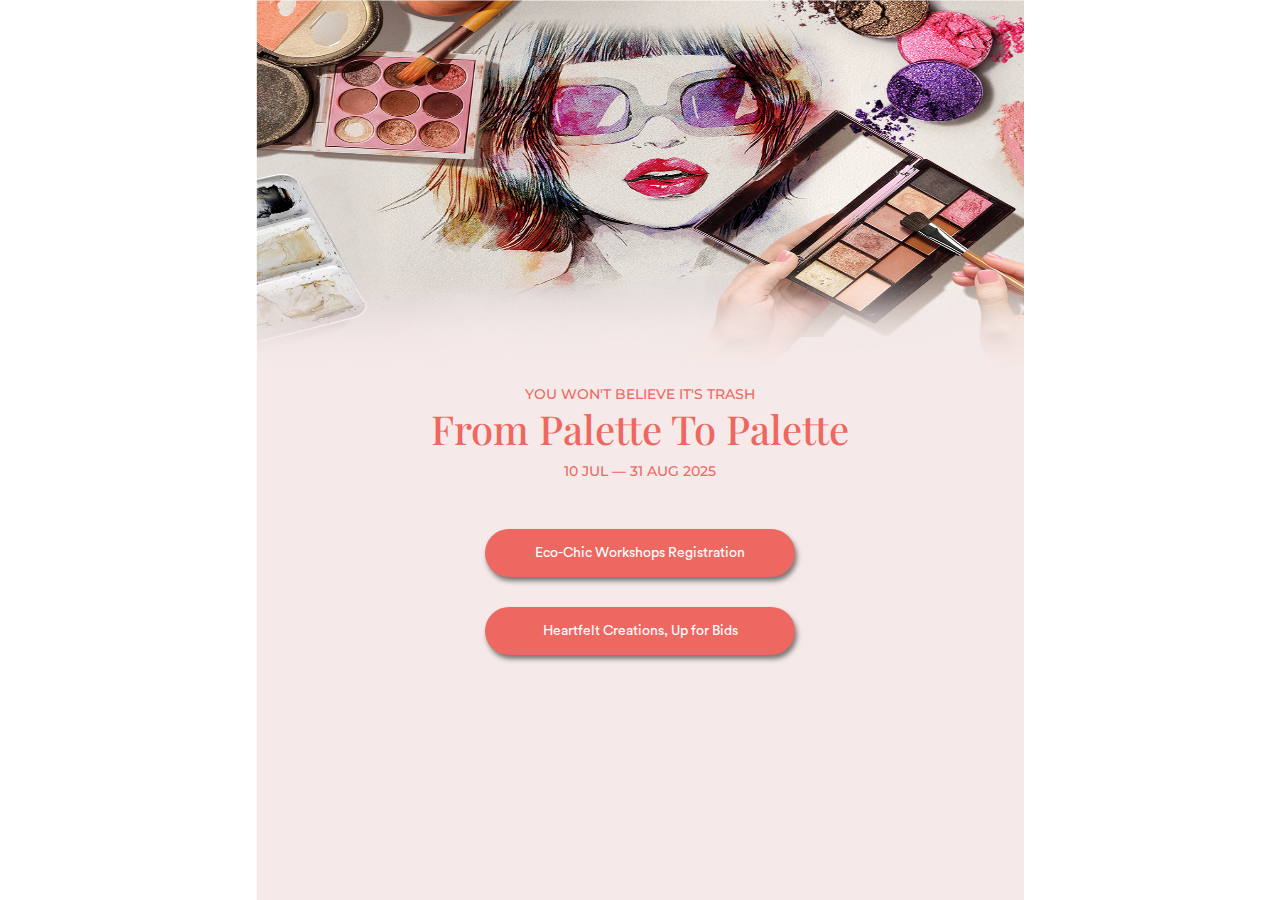
<file: index.html>
<!DOCTYPE html>
<html lang="en">
<head>
    <meta charset="UTF-8">
    <meta name="viewport" content="width=device-width, initial-scale=1.0, maximum-scale=1.0, user-scalable=no">
    <title>WorkShop</title>
    <!-- --bootstrap -->
     <link rel="stylesheet" href="assets/css/bootstrap.min.css"/>
    <!-- --fonts-- -->
    <link rel="stylesheet" href="assets/css/fonts.css">
    <!-- --style-- -->
    <link rel="stylesheet" href="assets/css/style.css"/>
<link href="https://fonts.googleapis.com/css2?family=Montserrat:wght@400;500;600;700&display=swap" rel="stylesheet">

</head>
<body>
     <div class="main home-bg">
        <section class="home-page">
            <div class="container">
                <div class="home-title">
                    <div class="home-info">
                        <h4>YOU WON'T BELIEVE IT'S TRASH</h4>
                        <h1>From Palette To Palette</h1>
                        <h4>10 JUL — 31 AUG 2025</h4>
                    </div>
                    <div class="home-btn-info">
                       <a href="tnc.html"><button class="common-btn">Eco-Chic Workshops Registration</button></a> 
                        <a href="javascript:void(0);"><button class="common-btn">Heartfelt Creations, Up for Bids</button></a>
                    </div>
                </div>
            </div>
        </section>
    </div>
    <script src="assets/js/bootstrap.bundle.min.js"></script>
</body>
</html>
</file>
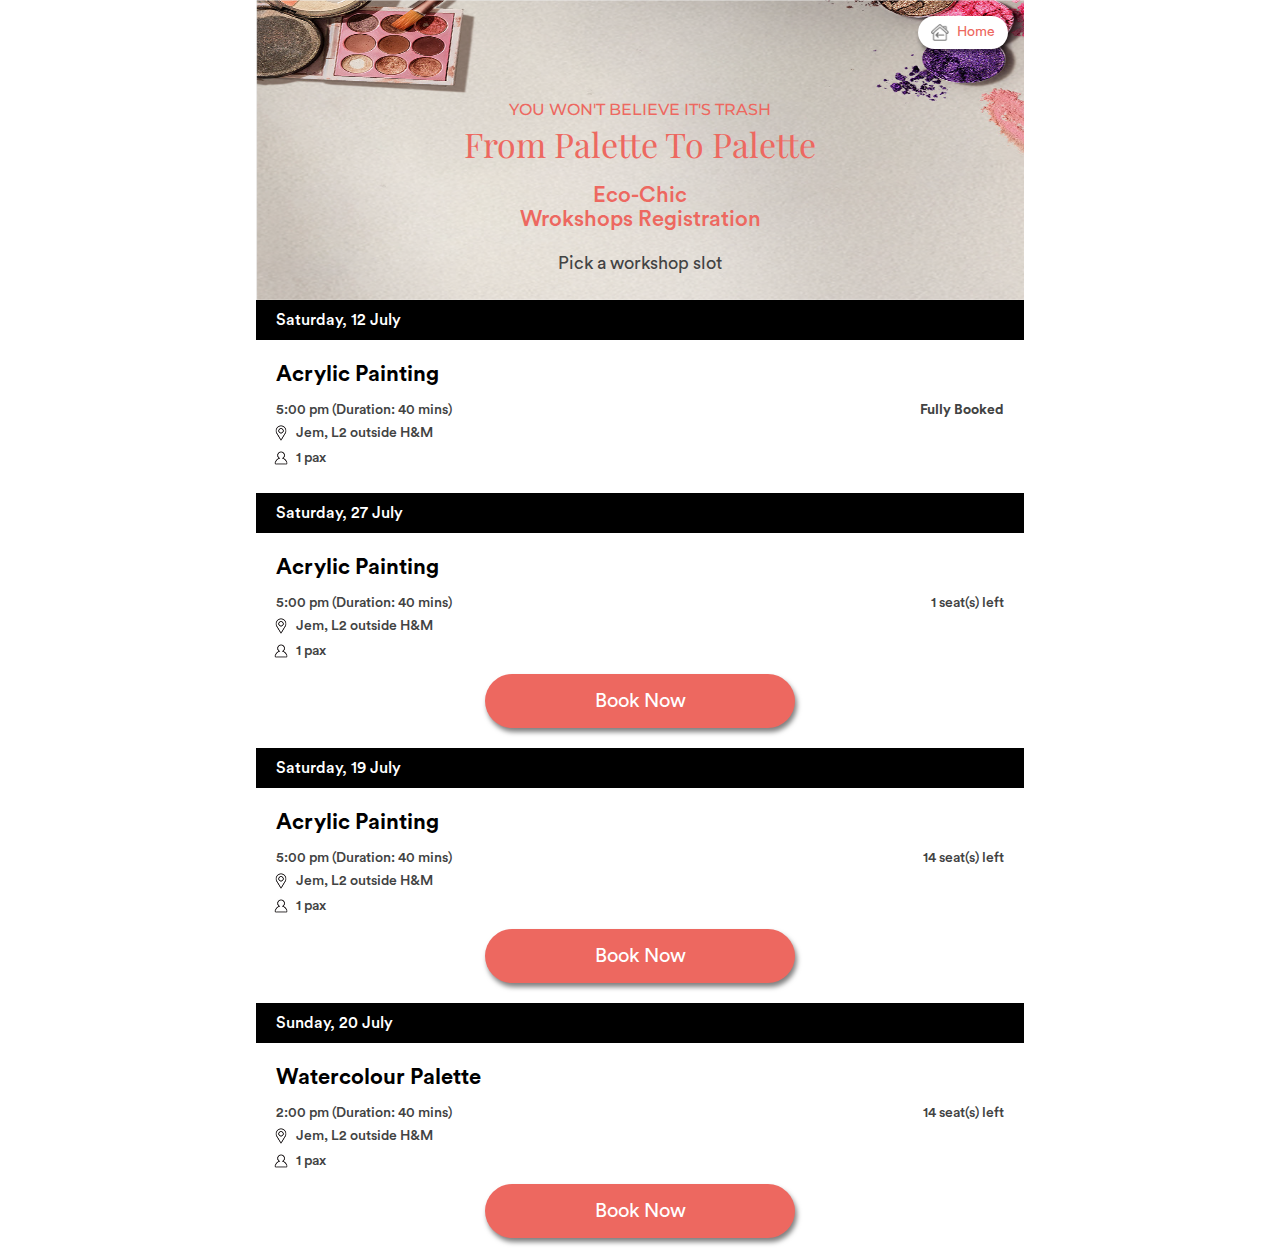
<file: book-slot-jem.html>
<!DOCTYPE html>
<html lang="en">
<head>
    <meta charset="UTF-8">
    <meta name="viewport" content="width=device-width, initial-scale=1.0, maximum-scale=1.0, user-scalable=no">
       <title>WorkShop</title>
       <!-- --bootstrap -->
     <link rel="stylesheet" href="assets/css/bootstrap.min.css"/>
    <!-- --fonts-- -->
    <link rel="stylesheet" href="assets/css/fonts.css">
    <!-- --style-- -->
    <link rel="stylesheet" href="assets/css/style.css"/>
</head>
<body>
      <div class="main">
        <div class="top-nav inc-nav">
           <a href="index.html"><button><img src="assets/image/home-icon.png" alt=""/> Home</button></a>
        </div>
        <section class="pick-sec">
            <div class="mywork-info">
                  <div class="container">
                    <div class="tnc-title">
                         <h4>YOU WON'T BELIEVE IT'S TRASH</h4>
                          <h1>From Palette To Palette</h1>
                          <h2>Eco-Chic <br/> Wrokshops Registration</h2>
                          <div class="para">Pick a workshop slot</div>
                   </div>
                </div>
            </div>
             <div class="bookslot-info">
                     <div class="bookslot-title">Saturday, 12 July</div>
                     <div class="slot-info">
                        <h3>Acrylic Painting</h3>
                        <div class="d-flex justify-content-between"><p>5:00 pm (Duration: 40 mins)</p> <p><strong>Fully Booked</strong></p></div>
                        <ul class="slot-list">
                            <li><img src="assets/image/Map.png" alt=""/> <span>Jem, L2 outside H&M</span></li>
                            <li><img src="assets/image/profile.png" alt=""/> <span>1 pax</span></li>
                        </ul>
                     </div>
            </div>
             <div class="bookslot-info">
                     <div class="bookslot-title">Saturday, 27 July</div>
                     <div class="slot-info">
                        <h3>Acrylic Painting</h3>
                        <div class="d-flex justify-content-between"><p>5:00 pm (Duration: 40 mins)</p> <p>1 seat(s) left</p></div>
                        <ul class="slot-list">
                            <li><img src="assets/image/Map.png" alt=""/> <span>Jem, L2 outside H&M</span></li>
                            <li><img src="assets/image/profile.png" alt=""/> <span>1 pax</span></li>
                        </ul>
                        <div class="text-center">
                            <button class="common-btn mt-2 book-btn"  data-bs-toggle="modal" data-bs-target="#slotModal">Book Now</button>
                        </div>
                     </div>
            </div>
             <div class="bookslot-info">
                     <div class="bookslot-title">Saturday, 19 July</div>
                     <div class="slot-info">
                        <h3>Acrylic Painting</h3>
                        <div class="d-flex justify-content-between"><p>5:00 pm (Duration: 40 mins)</p> <p>14 seat(s) left</p></div>
                        <ul class="slot-list">
                            <li><img src="assets/image/Map.png" alt=""/> <span>Jem, L2 outside H&M</span></li>
                            <li><img src="assets/image/profile.png" alt=""/> <span>1 pax</span></li>
                        </ul>
                        <div class="text-center">
                            <button class="common-btn mt-2 book-btn">Book Now</button>
                        </div>
                     </div>
            </div>
             <div class="bookslot-info">
                     <div class="bookslot-title">Sunday, 20 July</div>
                     <div class="slot-info">
                        <h3>Watercolour Palette</h3>
                        <div class="d-flex justify-content-between"><p>2:00 pm (Duration: 40 mins)</p> <p>14 seat(s) left</p></div>
                        <ul class="slot-list">
                            <li><img src="assets/image/Map.png" alt=""/> <span>Jem, L2 outside H&M</span></li>
                            <li><img src="assets/image/profile.png" alt=""/> <span>1 pax</span></li>
                        </ul>
                        <div class="text-center">
                            <button class="common-btn mt-2 book-btn">Book Now</button>
                        </div>
                     </div>
            </div>
        </section>
      </div>

      <!-- --book slot modal start -->
     <div class="modal fade"  id="slotModal" data-bs-backdrop="static" data-bs-keyboard="false" tabindex="-1" aria-labelledby="slotModalLabel" aria-hidden="true">
  <div class="modal-dialog modal-dialog-centered">
    <div class="modal-content">
      <div class="modal-body">
         <div class="my-work-data py-4 px-2" >
                     <h2>Acrylic Painting</h2>
                     <ul class="work-list">
                        <li>
                            <div class="worklist-info"><img src="assets/image/calendar.png" alt=""/><span>Sat, 26 July</span></div>
                            <div  class="worklist-info"><img src="assets/image/clock.png" alt=""/><span>2:00 pm (Duration: 40 mins)</span></div>
                        </li>
                        <li>
                            <div  class="worklist-info"><img src="assets/image/Map.png" alt=""/><span>Parkway Parade, Basement Airwell 1</span></div>
                        </li>
                        <li>
                            <div  class="worklist-info"><img src="assets/image/profile.png" alt=""/><span>1 pax</span></div>
                        </li>
                     </ul>
          </div>
           <div class="artmodal-btn">
                        <a href="javascript:void(0);" class="token-btn" class="btn-close" data-bs-dismiss="modal" aria-label="Close">Cancel</a>
                    <a href="javascript:void(0);" class="proceed-btn" data-bs-toggle="modal" data-bs-target="#slotConfirmedModal">Confirm Booking</a>
                        </div>
      </div>
    </div>
  </div>
      </div>

      <!-- --book slot modal end -->
      <!-- --book confirmed modal start -->
     <div class="modal fade"  id="slotConfirmedModal" data-bs-backdrop="static" data-bs-keyboard="false" tabindex="-1" aria-labelledby="slotConfirmedModalLabel" aria-hidden="true">
  <div class="modal-dialog modal-dialog-centered">
    <div class="modal-content border-0 rounded-4">
      <div class="modal-body">
         <div class="book-confirm-modal">
            <img src="assets/image/right.png" alt=""/>
            <h2 class="book-head">Your booking is confirmed</h2>
            <p class="para">Workshop pass will be credited into your in-app
            wallet within 24 hours. Please check your in-app
            wallet to view your workshop pass details.</p>
            <p class="para">Please arrive 5 minutes before the start time.
            Participants who arrive 10 minutes after the start
            time will not be allowed to enter.</p>
         </div>
            <div class="my-work-data py-3 bg-pink" >
                     <h2>Watercolour Palette</h2>
                     <ul class="work-list">
                        <li>
                            <div class="worklist-info"><img src="assets/image/calendar.png" alt=""/><span>Sun, 13 July</span></div>
                            <div  class="worklist-info"><img src="assets/image/clock.png" alt=""/><span>2:00 pm (Duration: 40 mins)</span></div>
                        </li>
                        <li>
                            <div  class="worklist-info"><img src="assets/image/Map.png" alt=""/><span>Jem, L2 outside H&M</span></div>
                        </li>
                        <li>
                            <div  class="worklist-info"><img src="assets/image/profile.png" alt=""/><span>1 pax</span></div>
                        </li>
                     </ul>
          </div>
          <div class="enquir-para">
            <p>For enquiries, please contact our</p>
            <p>Customer Support Team at 6850 5002</p>
            <p>Operating Hours: 9am - 6pm, Mon - Fri (excluding PH) or email to enquiries@member.lendleaseplus.com</p>
          </div>
          <div class="text-center">
             <a href="tnc.html"><button class="common-btn">Done</button></a> 
          </div>
      </div>
    </div>
  </div>
      </div>
      <!-- --book confirmed modal end -->

       <script src="assets/js/bootstrap.bundle.min.js"></script>
</html>
</file>
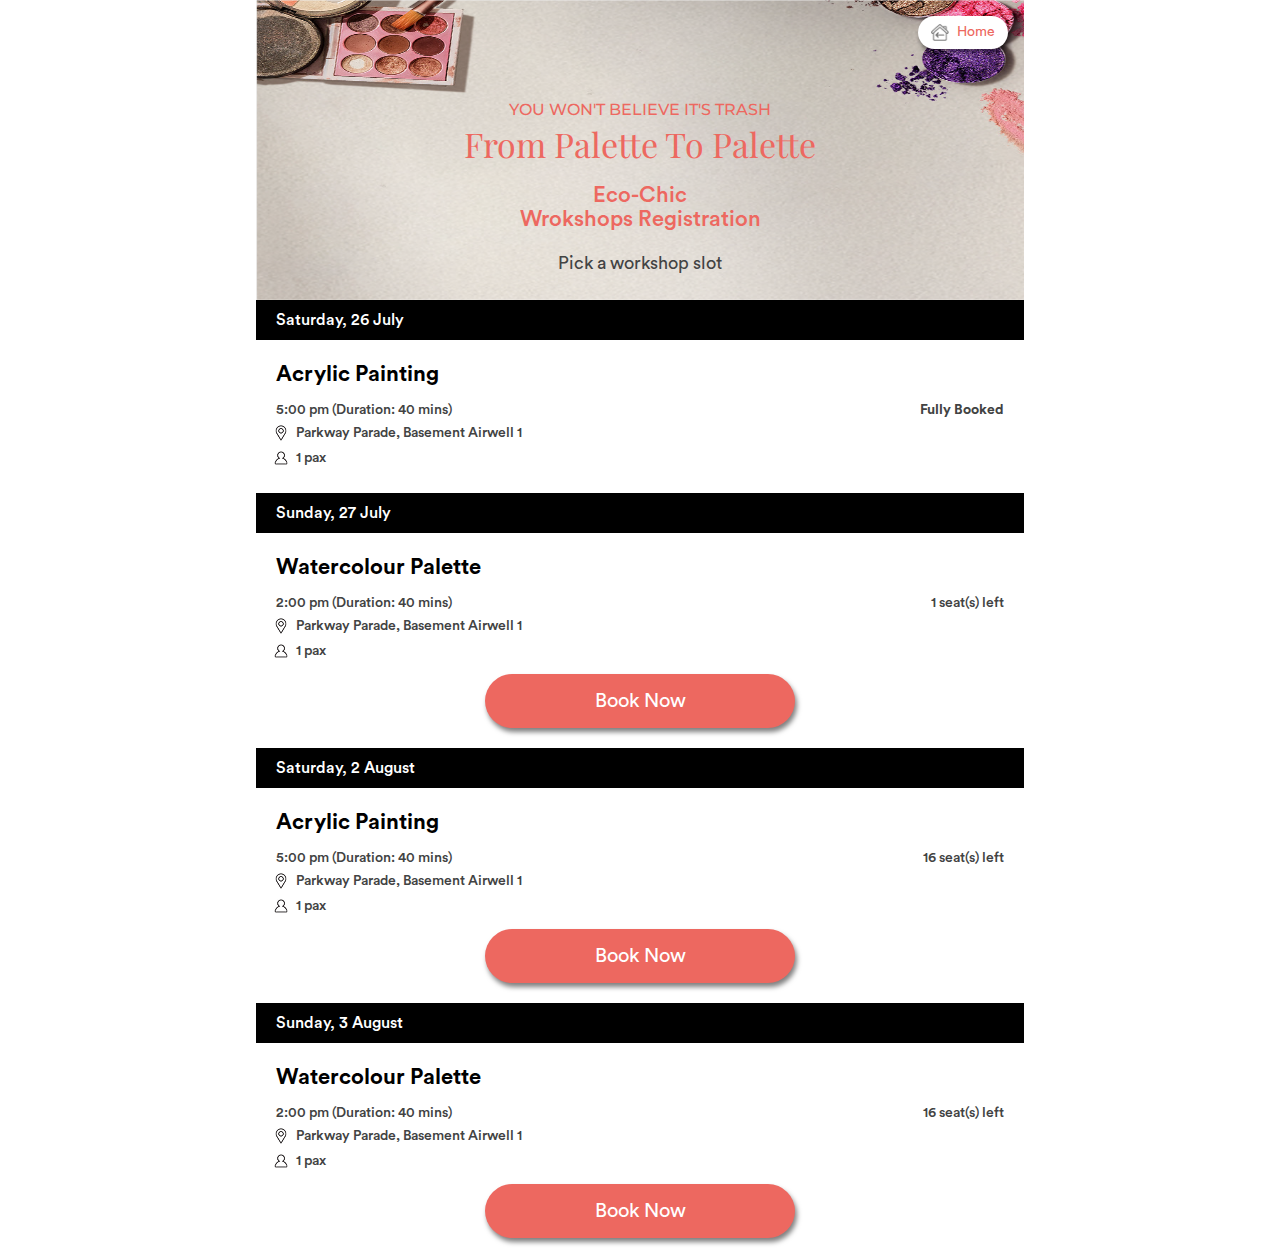
<file: book-slot-pp.html>
<!DOCTYPE html>
<html lang="en">
<head>
    <meta charset="UTF-8">
    <meta name="viewport" content="width=device-width, initial-scale=1.0, maximum-scale=1.0, user-scalable=no">
       <title>WorkShop</title>
       <!-- --bootstrap -->
     <link rel="stylesheet" href="assets/css/bootstrap.min.css"/>
    <!-- --fonts-- -->
    <link rel="stylesheet" href="assets/css/fonts.css">
    <!-- --style-- -->
    <link rel="stylesheet" href="assets/css/style.css"/>
</head>
<body>
      <div class="main">
        <div class="top-nav inc-nav">
           <a href="index.html"><button><img src="assets/image/home-icon.png" alt=""/> Home</button></a>
        </div>
        <section class="pick-sec">
            <div class="mywork-info">
                  <div class="container">
                    <div class="tnc-title">
                         <h4>YOU WON'T BELIEVE IT'S TRASH</h4>
                          <h1>From Palette To Palette</h1>
                          <h2>Eco-Chic <br/> Wrokshops Registration</h2>
                          <div class="para">Pick a workshop slot</div>
                   </div>
                </div>
            </div>
             <div class="bookslot-info">
                     <div class="bookslot-title">Saturday, 26 July</div>
                     <div class="slot-info">
                        <h3>Acrylic Painting</h3>
                        <div class="d-flex justify-content-between"><p>5:00 pm (Duration: 40 mins)</p> <p><strong>Fully Booked</strong></p></div>
                        <ul class="slot-list">
                            <li><img src="assets/image/Map.png" alt=""/> <span>Parkway Parade, Basement Airwell 1</span></li>
                            <li><img src="assets/image/profile.png" alt=""/> <span>1 pax</span></li>
                        </ul>
                     </div>
            </div>
             <div class="bookslot-info">
                     <div class="bookslot-title">Sunday, 27 July</div>
                     <div class="slot-info">
                        <h3>Watercolour Palette</h3>
                        <div class="d-flex justify-content-between"><p>2:00 pm (Duration: 40 mins)</p> <p>1 seat(s) left</p></div>
                        <ul class="slot-list">
                            <li><img src="assets/image/Map.png" alt=""/> <span>Parkway Parade, Basement Airwell 1</span></li>
                            <li><img src="assets/image/profile.png" alt=""/> <span>1 pax</span></li>
                        </ul>
                        <div class="text-center">
                            <button class="common-btn mt-2 book-btn" data-bs-toggle="modal" data-bs-target="#slotPPModal">Book Now</button>
                        </div>
                     </div>
            </div>
             <div class="bookslot-info">
                     <div class="bookslot-title">Saturday, 2 August</div>
                     <div class="slot-info">
                        <h3>Acrylic Painting</h3>
                        <div class="d-flex justify-content-between"><p>5:00 pm (Duration: 40 mins)</p> <p>16 seat(s) left</p></div>
                        <ul class="slot-list">
                            <li><img src="assets/image/Map.png" alt=""/> <span>Parkway Parade, Basement Airwell 1</span></li>
                            <li><img src="assets/image/profile.png" alt=""/> <span>1 pax</span></li>
                        </ul>
                        <div class="text-center">
                            <button class="common-btn mt-2 book-btn">Book Now</button>
                        </div>
                     </div>
            </div>
             <div class="bookslot-info">
                     <div class="bookslot-title">Sunday, 3 August</div>
                     <div class="slot-info">
                        <h3>Watercolour Palette</h3>
                        <div class="d-flex justify-content-between"><p>2:00 pm (Duration: 40 mins)</p> <p>16 seat(s) left</p></div>
                        <ul class="slot-list">
                            <li><img src="assets/image/Map.png" alt=""/> <span>Parkway Parade, Basement Airwell 1</span></li>
                            <li><img src="assets/image/profile.png" alt=""/> <span>1 pax</span></li>
                        </ul>
                        <div class="text-center">
                            <button class="common-btn mt-2 book-btn">Book Now</button>
                        </div>
                     </div>
            </div>
        </section>
      </div>

        <!-- --book slot modal start -->
     <div class="modal fade"  id="slotPPModal" data-bs-backdrop="static" data-bs-keyboard="false" tabindex="-1" aria-labelledby="slotPPModalLabel" aria-hidden="true">
  <div class="modal-dialog modal-dialog-centered">
    <div class="modal-content">
      <div class="modal-body">
         <div class="my-work-data py-4 px-2" >
                     <h2>Acrylic Painting</h2>
                     <ul class="work-list">
                        <li>
                            <div class="worklist-info"><img src="assets/image/calendar.png" alt=""/><span>Sat, 26 July</span></div>
                            <div  class="worklist-info"><img src="assets/image/clock.png" alt=""/><span>2:00 pm (Duration: 40 mins)</span></div>
                        </li>
                        <li>
                            <div  class="worklist-info"><img src="assets/image/Map.png" alt=""/><span>Parkway Parade, Basement Airwell 1</span></div>
                        </li>
                        <li>
                            <div  class="worklist-info"><img src="assets/image/profile.png" alt=""/><span>1 pax</span></div>
                        </li>
                     </ul>
          </div>
           <div class="artmodal-btn">
                        <a href="javascript:void(0);" class="token-btn" class="btn-close" data-bs-dismiss="modal" aria-label="Close">Cancel</a>
                    <a href="javascript:void(0);" class="proceed-btn" data-bs-toggle="modal" data-bs-target="#slotConfirmedPPModal">Confirm Booking</a>
                        </div>
      </div>
    </div>
  </div>
      </div>

      <!-- --book slot modal end -->
      <!-- --book confirmed modal start -->
     <div class="modal fade"  id="slotConfirmedPPModal" data-bs-backdrop="static" data-bs-keyboard="false" tabindex="-1" aria-labelledby="slotConfirmedPPModalLabel" aria-hidden="true">
  <div class="modal-dialog modal-dialog-centered">
    <div class="modal-content border-0 rounded-4">
      <div class="modal-body">
         <div class="book-confirm-modal">
            <img src="assets/image/right.png" alt=""/>
            <h2 class="book-head">Your booking is confirmed</h2>
            <p class="para">Workshop pass will be credited into your in-app
            wallet within 24 hours. Please check your in-app
            wallet to view your workshop pass details.</p>
            <p class="para">Please arrive 5 minutes before the start time.
            Participants who arrive 10 minutes after the start
            time will not be allowed to enter.</p>
         </div>
            <div class="my-work-data py-3 bg-pink" >
                     <h2>Watercolour Palette</h2>
                     <ul class="work-list">
                        <li>
                            <div class="worklist-info"><img src="assets/image/calendar.png" alt=""/><span>Sun, 13 July</span></div>
                            <div  class="worklist-info"><img src="assets/image/clock.png" alt=""/><span>2:00 pm (Duration: 40 mins)</span></div>
                        </li>
                        <li>
                            <div  class="worklist-info"><img src="assets/image/Map.png" alt=""/><span>Jem, L2 outside H&M</span></div>
                        </li>
                        <li>
                            <div  class="worklist-info"><img src="assets/image/profile.png" alt=""/><span>1 pax</span></div>
                        </li>
                     </ul>
          </div>
          <div class="enquir-para">
            <p>For enquiries, please contact our</p>
            <p>Customer Support Team at 6850 5002</p>
            <p>Operating Hours: 9am - 6pm, Mon - Fri (excluding PH) or email to enquiries@member.lendleaseplus.com</p>
          </div>
          <div class="text-center">
             <a href="index.html"><button class="common-btn">Done</button></a> 
          </div>
      </div>
    </div>
  </div>
      </div>
      <!-- --book confirmed modal end -->

       <script src="assets/js/bootstrap.bundle.min.js"></script>
</html>
</file>
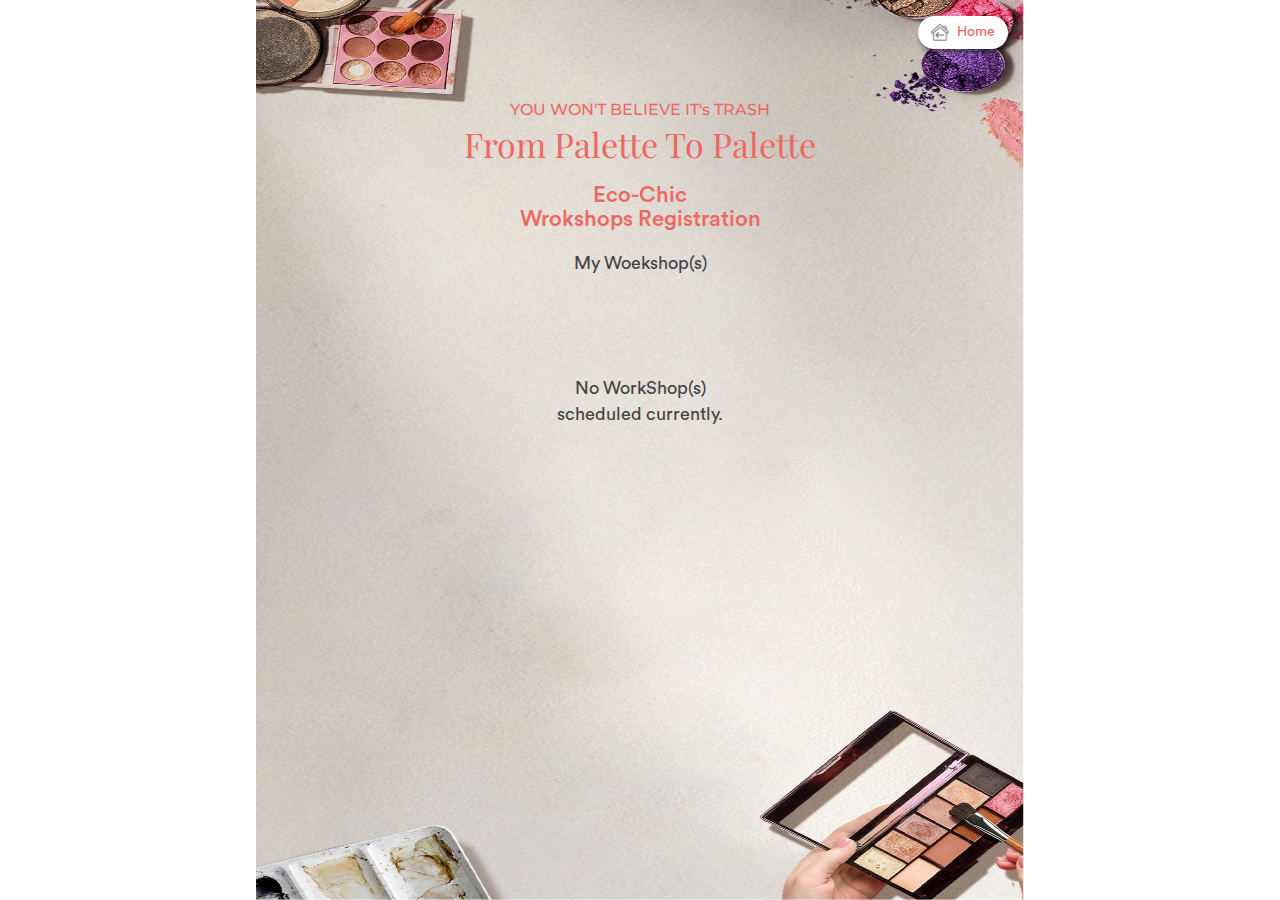
<file: my-workshop-noscheduled.html>
<!DOCTYPE html>
<html lang="en">
<head>
    <meta charset="UTF-8">
    <meta name="viewport" content="width=device-width, initial-scale=1.0">
    <title>Document</title>
       <!-- --bootstrap -->
     <link rel="stylesheet" href="assets/css/bootstrap.min.css"/>
    <!-- --fonts-- -->
    <link rel="stylesheet" href="assets/css/fonts.css">
    <!-- --style-- -->
    <link rel="stylesheet" href="assets/css/style.css"/>
</head>
<body>

    <div class="main mywork-page">
         <div class="top-nav inc-nav">
           <a href="index.html"><button><img src="assets/image/home-icon.png" alt=""/> Home</button></a>
        </div>
        <section>
            <div class="container">
                <div class="mywork-info">
                    <div class="tnc-title">
                         <h4>YOU WON'T BELIEVE IT's TRASH</h4>
                          <h1>From Palette To Palette</h1>
                          <h2>Eco-Chic <br/> Wrokshops Registration</h2>
                          <div class="para">My Woekshop(s)</div>
                   </div>
                   <div class="para-center">No WorkShop(s) <br/> scheduled currently.</div>
                </div>
            </div>
        </section>
    </div>
        <script src="assets/js/bootstrap.bundle.min.js"></script>
</body>
</html>
</file>
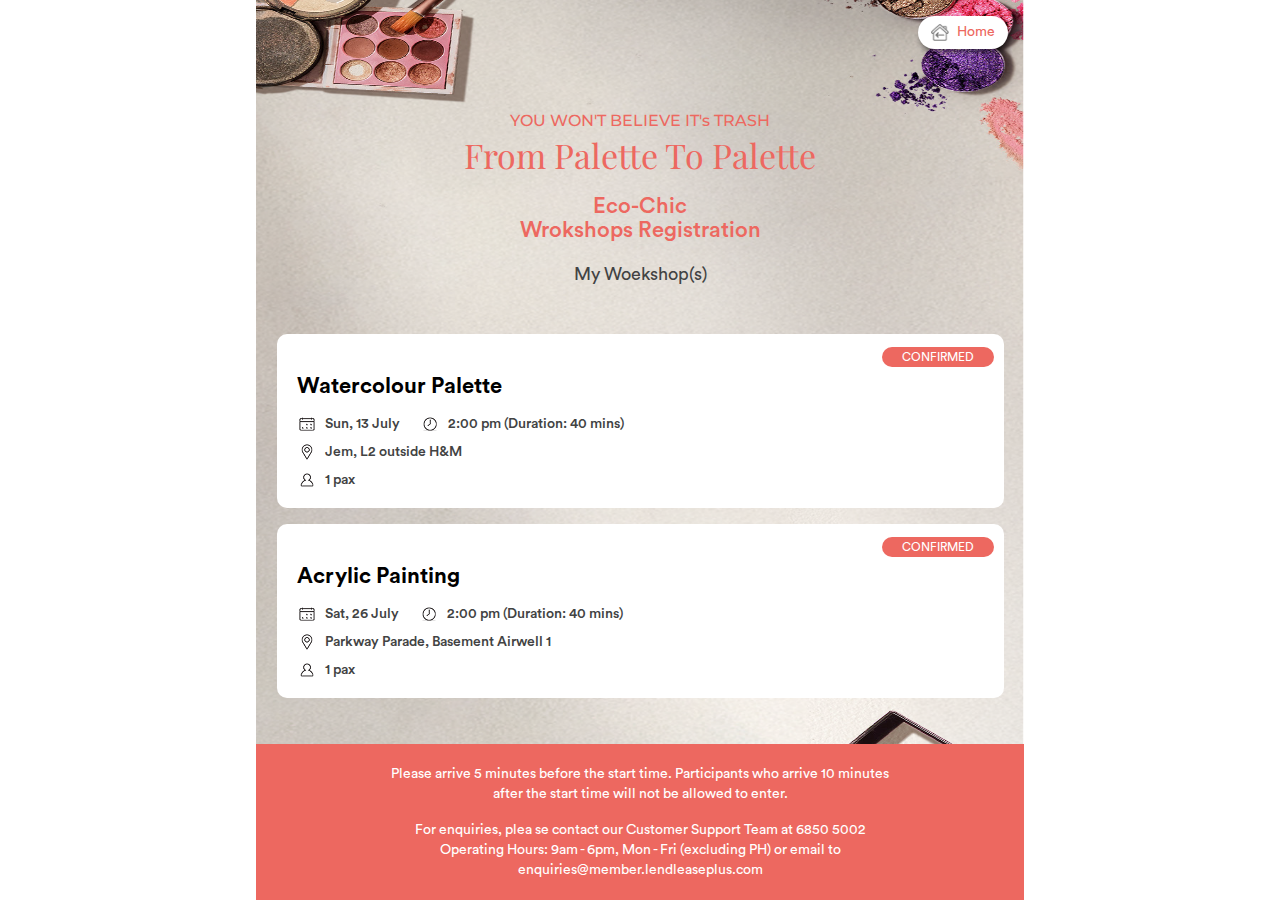
<file: my-workshop.html>
<!DOCTYPE html>
<html lang="en">
<head>
    <meta charset="UTF-8">
    <meta name="viewport" content="width=device-width, initial-scale=1.0">
    <title>WorkShop</title>
       <!-- --bootstrap -->
     <link rel="stylesheet" href="assets/css/bootstrap.min.css"/>
    <!-- --fonts-- -->
    <link rel="stylesheet" href="assets/css/fonts.css">
    <!-- --style-- -->
    <link rel="stylesheet" href="assets/css/style.css"/>
</head>
<body>

    <div class="main mywork-page">
         <div class="top-nav inc-nav">
           <a href="index.html"><button><img src="assets/image/home-icon.png" alt=""/> Home</button></a>
        </div>
        <section class="mywork-sec">
            <div class="container">
                <div class="mywork-info">
                    <div class="tnc-title">
                         <h4>YOU WON'T BELIEVE IT's TRASH</h4>
                          <h1>From Palette To Palette</h1>
                          <h2>Eco-Chic <br/> Wrokshops Registration</h2>
                          <div class="para">My Woekshop(s)</div>
                   </div>
                   <div class="my-work-data mb-3 mt-5">
                    <div class="text-end">  <button>CONFIRMED</button></div>
                     <h2>Watercolour Palette</h2>
                     <ul class="work-list">
                        <li>
                            <div class="worklist-info"><img src="assets/image/calendar.png" alt=""/><span>Sun, 13 July</span></div>
                            <div  class="worklist-info"><img src="assets/image/clock.png" alt=""/><span>2:00 pm (Duration: 40 mins)</span></div>
                        </li>
                        <li>
                            <div  class="worklist-info"><img src="assets/image/Map.png" alt=""/><span>Jem, L2 outside H&M</span></div>
                        </li>
                        <li>
                            <div  class="worklist-info"><img src="assets/image/profile.png" alt=""/><span>1 pax</span></div>
                        </li>
                     </ul>
                   </div>
                   <div class="my-work-data">
                    <div class="text-end">  <button>CONFIRMED</button></div>
                     <h2>Acrylic Painting</h2>
                     <ul class="work-list">
                        <li>
                            <div class="worklist-info"><img src="assets/image/calendar.png" alt=""/><span>Sat, 26 July</span></div>
                            <div  class="worklist-info"><img src="assets/image/clock.png" alt=""/><span>2:00 pm (Duration: 40 mins)</span></div>
                        </li>
                        <li>
                            <div  class="worklist-info"><img src="assets/image/Map.png" alt=""/><span>Parkway Parade, Basement Airwell 1</span></div>
                        </li>
                        <li>
                            <div  class="worklist-info"><img src="assets/image/profile.png" alt=""/><span>1 pax</span></div>
                        </li>
                     </ul>
                   </div>
                </div>
            </div>
            <div class="my-work-bottom">
                <div class="container">
                    <p class="mb-3">Please arrive 5 minutes before the start time. Participants who arrive
                    10 minutes after the start time will not be allowed to enter.</p>
                    <p>For enquiries, plea se contact our Customer Support Team at 6850 5002
                    Operating Hours: 9am - 6pm, Mon - Fri (excluding PH)
                    or email to enquiries@member.lendleaseplus.com</p>
                </div>
            </div>
        </section>
    </div>
        <script src="assets/js/bootstrap.bundle.min.js"></script>
</body>
</html>
</file>
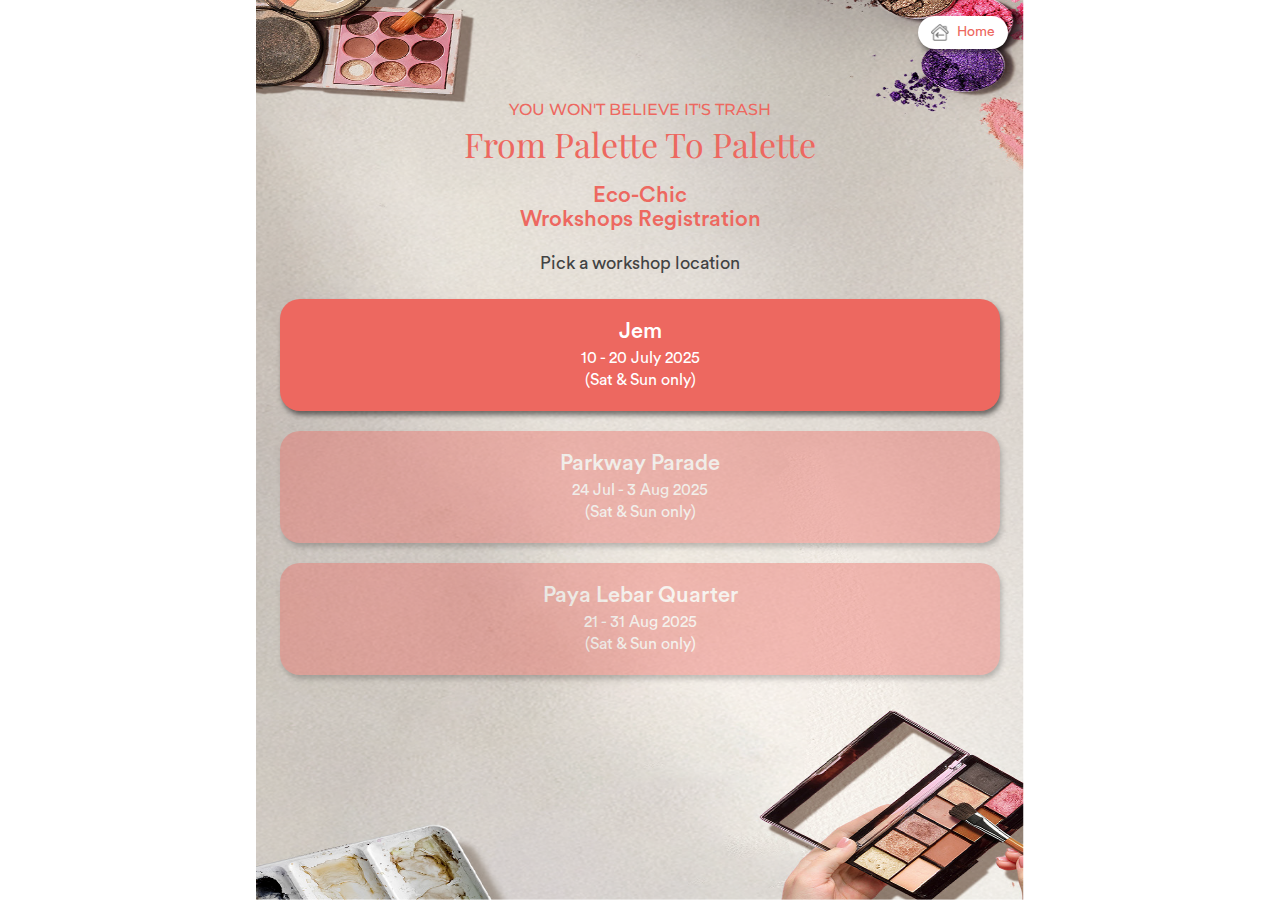
<file: pick-location-member.html>
<!DOCTYPE html>
<html lang="en">
<head>
    <meta charset="UTF-8">
    <meta name="viewport" content="width=device-width, initial-scale=1.0">
       <title>WorkShop</title>
       <!-- --bootstrap -->
     <link rel="stylesheet" href="assets/css/bootstrap.min.css"/>
    <!-- --fonts-- -->
    <link rel="stylesheet" href="assets/css/fonts.css">
    <!-- --style-- -->
    <link rel="stylesheet" href="assets/css/style.css"/>
</head>
<body>
      <div class="main pick-location">
        <div class="top-nav inc-nav">
           <a href="index.html"><button><img src="assets/image/home-icon.png" alt=""/> Home</button></a>
        </div>
        <section class="px-1">
            <div class="container">
              <div class="mywork-info">
                    <div class="tnc-title">
                         <h4>YOU WON'T BELIEVE IT'S TRASH</h4>
                          <h1>From Palette To Palette</h1>
                          <h2>Eco-Chic <br/> Wrokshops Registration</h2>
                          <div class="para">Pick a workshop location</div>
                   </div>
                </div>
                <div class="pt-4">
                    <a href="book-slot-jem.html" class="location-info">
                        <h2>Jem</h2>
                        <p>10 - 20 July 2025 <br/>(Sat & Sun only)</p>
                    </a>
                    <a href="book-slot-pp.html" class="location-info opacity">
                        <h2>Parkway Parade</h2>
                        <p>24 Jul - 3 Aug 2025 <br/>(Sat & Sun only)</p>
                    </a>
                    <a href="book-slot-PLQ.html"class="location-info opacity">
                        <h2>Paya Lebar Quarter</h2>
                        <p>21 - 31 Aug 2025 <br/>(Sat & Sun only)</p>
                    </a>
                </div>
            </div>
        </section>
      </div>
       <script src="assets/js/bootstrap.bundle.min.js"></script>
</html>
</file>
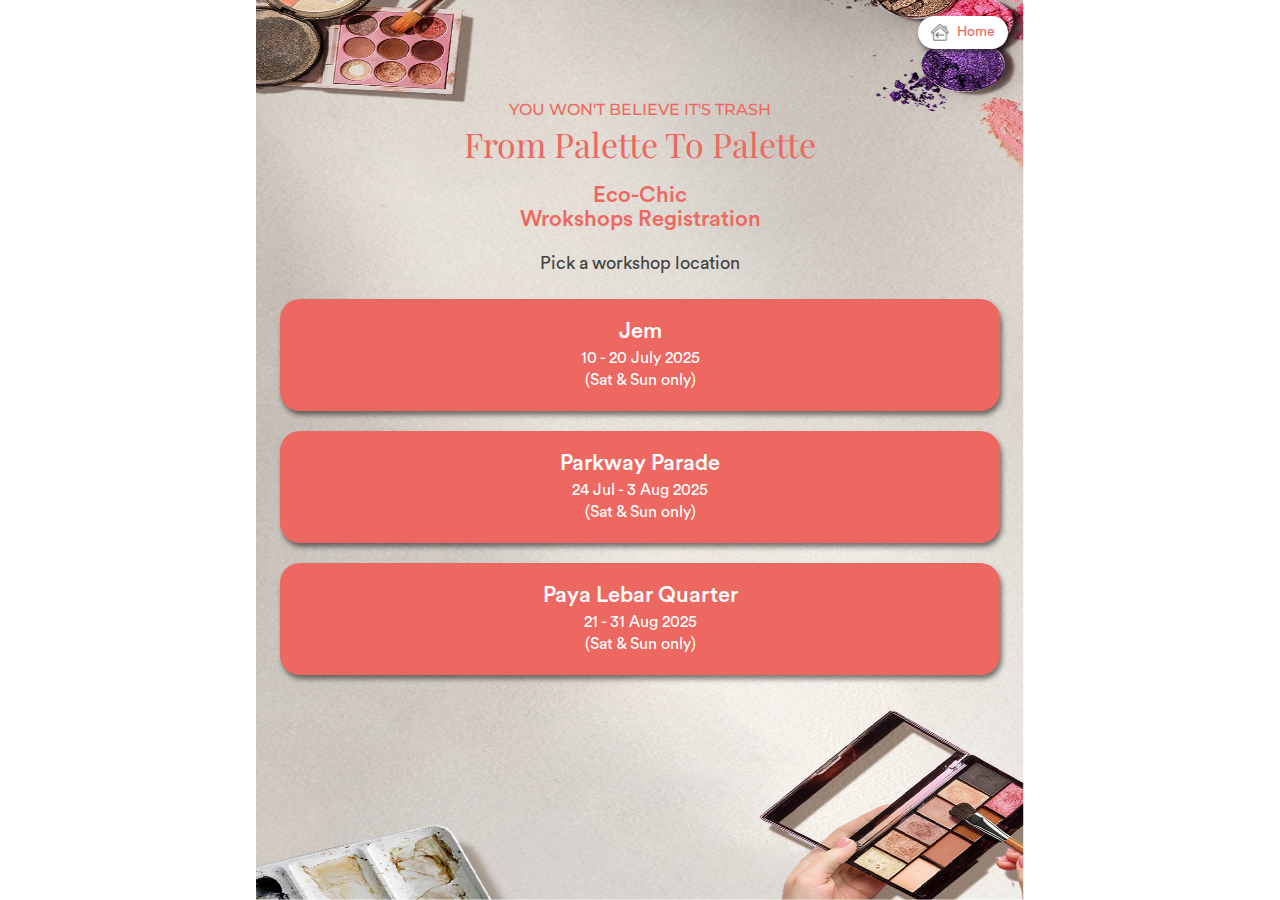
<file: pick-location.html>
<!DOCTYPE html>
<html lang="en">
<head>
    <meta charset="UTF-8">
    <meta name="viewport" content="width=device-width, initial-scale=1.0, maximum-scale=1.0, user-scalable=no">
       <title>WorkShop</title>
       <!-- --bootstrap -->
     <link rel="stylesheet" href="assets/css/bootstrap.min.css"/>
    <!-- --fonts-- -->
    <link rel="stylesheet" href="assets/css/fonts.css">
    <!-- --style-- -->
    <link rel="stylesheet" href="assets/css/style.css"/>
</head>
<body>
      <div class="main pick-location">
        <div class="top-nav inc-nav">
           <a href="index.html"><button><img src="assets/image/home-icon.png" alt=""/> Home</button></a>
        </div>
        <section class="px-1">
            <div class="container">
              <div class="mywork-info">
                    <div class="tnc-title">
                         <h4>YOU WON'T BELIEVE IT'S TRASH</h4>
                          <h1>From Palette To Palette</h1>
                          <h2>Eco-Chic <br/> Wrokshops Registration</h2>
                          <div class="para">Pick a workshop location</div>
                   </div>
                </div>
                <div class="pt-4">
                    <a href="book-slot-jem.html" class="location-info">
                        <h2>Jem</h2>
                        <p>10 - 20 July 2025 <br/>(Sat & Sun only)</p>
                    </a>
                    <a href="book-slot-pp.html" class="location-info">
                        <h2>Parkway Parade</h2>
                        <p>24 Jul - 3 Aug 2025 <br/>(Sat & Sun only)</p>
                    </a>
                    <a href="book-slot-PLQ.html"class="location-info">
                        <h2>Paya Lebar Quarter</h2>
                        <p>21 - 31 Aug 2025 <br/>(Sat & Sun only)</p>
                    </a>
                </div>
            </div>
        </section>
      </div>
       <script src="assets/js/bootstrap.bundle.min.js"></script>
</html>
</file>
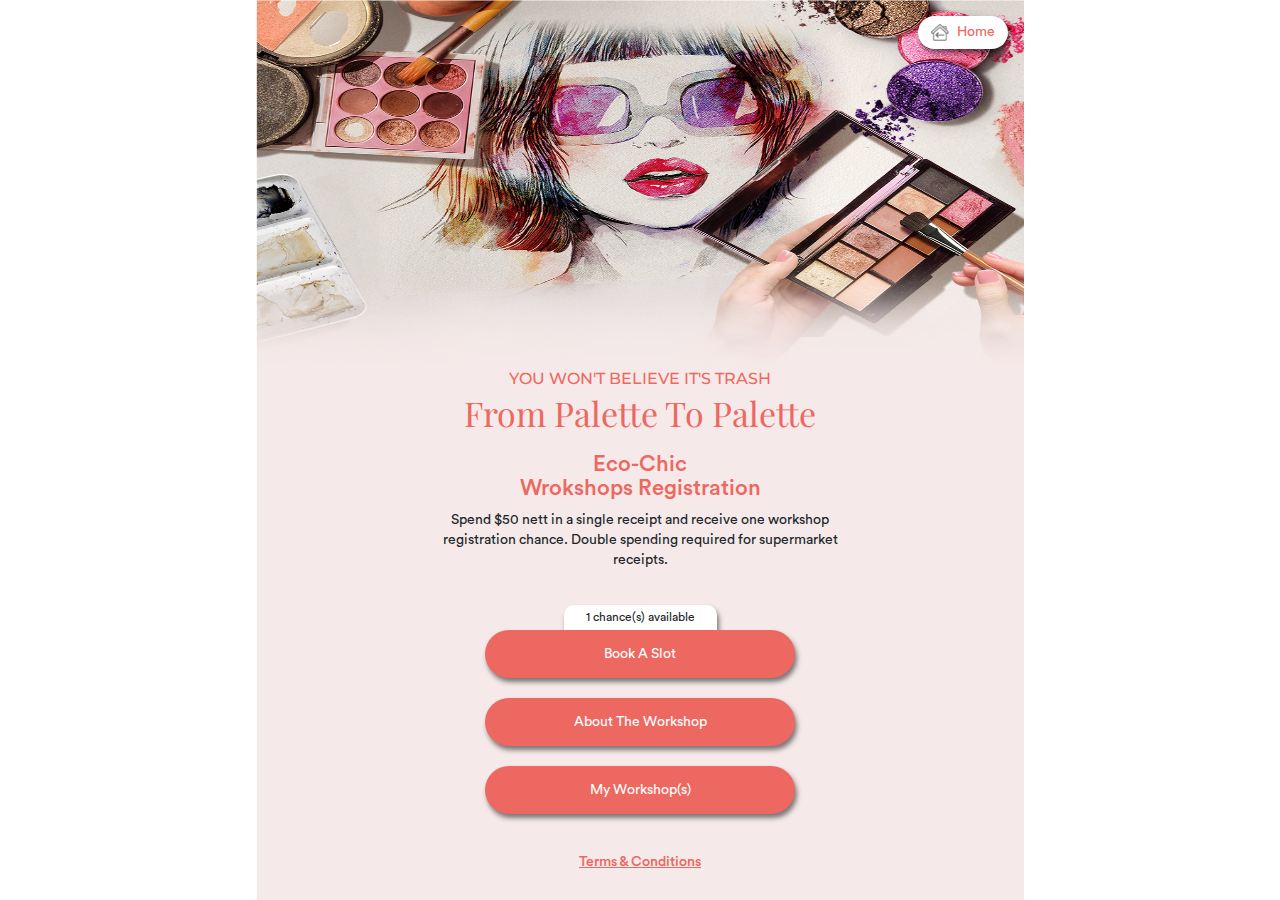
<file: tnc.html>
<!DOCTYPE html>
<html lang="en">
<head>
    <meta charset="UTF-8">
    <meta name="viewport" content="width=device-width, initial-scale=1.0, maximum-scale=1.0, user-scalable=no">
    <title>WorkShop</title>
       <!-- --bootstrap -->
     <link rel="stylesheet" href="assets/css/bootstrap.min.css"/>
    <!-- --fonts-- -->
    <link rel="stylesheet" href="assets/css/fonts.css">
    <!-- --style-- -->
    <link rel="stylesheet" href="assets/css/style.css"/>

</head>
<body>
    <div class="main start-bid-bg">
        <div class="top-nav inc-nav">
           <a href="index.html"><button><img src="assets/image/home-icon.png" alt=""/> Home</button></a>
        </div>
        <section class="tnc-sec">
            <div class="container">
                <div class="tnc-title">
                      <h4>YOU WON'T BELIEVE IT'S TRASH</h4>
                       <h1>From Palette To Palette</h1>
                       <h2>Eco-Chic <br/> Wrokshops Registration</h2>
                       <p>Spend $50 nett in a single receipt and receive one
                        workshop registration chance. Double spending
                        required for supermarket receipts.</p>
                </div>
                <div class="chance-top">1 chance(s) available</div>
                <div class="tnc-btn">
                    <a href="javascript:void(0);"  data-bs-toggle="modal" data-bs-target="#bookslotModal"><button class="common-btn">Book A Slot</button></a>
                    <a href="javascript:void(0);"  data-bs-toggle="modal" data-bs-target="#workshopModal"><button class="common-btn">About The Workshop</button></a>
                    <a href="my-workshop.html" ><button class="common-btn">My Workshop(s)</button></a>
                </div>
                  <p class="term-para" data-bs-toggle="modal" data-bs-target="#termconditionModal">Terms & Conditions</p>
            </div>
        </section>
    </div>

    
    <!-- ---bookslotModal---start -->
     <div class="modal fade"  id="bookslotModal" data-bs-backdrop="static" data-bs-keyboard="false" tabindex="-1" aria-labelledby="bookslotModalLabel" aria-hidden="true">
  <div class="modal-dialog modal-dialog-centered workshop-modal">
    <div class="modal-content">
      <div class="modal-body">
        <h2>Terms and Conditions</h2>
      <p>Lorem ipsum dolor sit amet, consectetur adipisc-
        ing elit, sed do eiusmod tempor incididunt ut
        labore et dolore magna aliqua. Ouis ipsum Sus-
        ultrices gravida _ Risus commodo viverra
        maeccnas accumsan lacus vel facilisis.</p>
        <p>Lorem ipsum dolor Sit amet, consoctetur adipise-
        ing elit, sed do eiusmod tempor incididunt ut
        labore et dolore magna aliqua Guis ipsum sus-
        pendisse ultrices gravida. Risus commodo viverra
        maecenas accumsan lacus vel facilisis.</p>
        <p>Lorem ipsum dolor Sit amet, consoctetur adipise-
        ing elit, sed do eiusmod tempor incididunt ut
        labore et dolore magna aliqua Guis ipsum sus-
        pendisse ultrices gravida. Risus commodo viverra
        maecenas accumsan lacus vel facilisis.</p>
        <a href="pick-location.html"><button class="common-btn modal-btn">I Agree </button></a> 
      </div>
    </div>
  </div>
      </div>
    <!-- ---bookslotModal---end -->

    <!-- ---about the workshop Modal start-->
       <div class="modal fade"  id="workshopModal" data-bs-backdrop="static" data-bs-keyboard="false" tabindex="-1" aria-labelledby="workshopModalLabel" aria-hidden="true">
  <div class="modal-dialog modal-dialog-centered workshop-modal">
    <div class="modal-content">
        <div class="text-end">
            <button class="workmodal-close" data-bs-dismiss="modal" aria-label="Close"><img src="assets/image/close.png" alt=""></button>
        </div>
      <div class="modal-body">
        <h2>About the Workshop</h2>
        <div class="workmodal-info">
                  <h3>1. Acrylic Painting Workshop</h3>
                  <h5>(Duration: 40mins)</h5>
                  <p>Mix your own acrylic paint with expired
makeup and use it to paint on small canvas</p>
        </div>
        <div class="workmodal-info">
                  <h3>2. Watercolour Palette Workshop</h3>
                  <h5>(Duration: 40 mins)</h5>
                  <p>Transform eyeshadow palette into watercol-
our palette and use it to paint on small canvas</p>
        </div>
      </div>
    </div>
  </div>
       </div>
    <!-- ---about the workshop Modal end -->


      <!-- ---term&conditionModal---start -->
     <div class="modal fade"  id="termconditionModal" data-bs-backdrop="static" data-bs-keyboard="false" tabindex="-1" aria-labelledby="termconditionModalLabel" aria-hidden="true">
  <div class="modal-dialog modal-dialog-centered workshop-modal">
    <div class="modal-content">
         <div class="text-end">
            <button class="workmodal-close" data-bs-dismiss="modal" aria-label="Close"><img src="assets/image/close.png" alt=""></button>
        </div>
      <div class="modal-body pt-1">
        <h2>Terms and Conditions</h2>
      <p>Lorem ipsum dolor sit amet, consectetur adipisc-
        ing elit, sed do eiusmod tempor incididunt ut
        labore et dolore magna aliqua. Ouis ipsum Sus-
        ultrices gravida _ Risus commodo viverra
        maeccnas accumsan lacus vel facilisis.</p>
        <p>Lorem ipsum dolor Sit amet, consoctetur adipise-
        ing elit, sed do eiusmod tempor incididunt ut
        labore et dolore magna aliqua Guis ipsum sus-
        pendisse ultrices gravida. Risus commodo viverra
        maecenas accumsan lacus vel facilisis.</p>
        <p>Lorem ipsum dolor Sit amet, consoctetur adipise-
        ing elit, sed do eiusmod tempor incididunt ut
        labore et dolore magna aliqua Guis ipsum sus-
        pendisse ultrices gravida. Risus commodo viverra
        maecenas accumsan lacus vel facilisis.</p>
      </div>
    </div>
  </div>
      </div>
    <!-- ---term&conditionModal---end -->

     <script src="assets/js/bootstrap.bundle.min.js"></script>
</body>
</html>
</file>
<file: assets/css/fonts.css>
@font-face {
  font-family: 'CircularStd';
  src: url('../fonts/CircularStd-Black.otf') format('opentype');
  font-weight: 900;
}

@font-face {
  font-family: 'CircularStd';
  src: url('../fonts/CircularStd-Bold.otf') format('opentype');
  font-weight: bold;
}

@font-face {
  font-family: 'CircularStd';
  src: url('../fonts/CircularStd-Medium.otf') format('opentype');
  font-weight: 500;
}

@font-face {
  font-family: 'CircularStd';
  src: url('../fonts/CircularStd-Book.otf') format('opentype');
  font-weight: normal;
}


/* --------- */

@font-face {
  font-display: swap; 
  font-family: 'Playfair Display';
  font-style: normal;
  font-weight: 400;
  src: url('../fonts/playfair-display-v37-latin-regular.woff2') format('woff2'); 
}

@font-face {
  font-display: swap; 
  font-family: 'Playfair Display';
  font-style: normal;
  font-weight: 500;
  src: url('../fonts/playfair-display-v37-latin-500.woff2') format('woff2'); 
}

@font-face {
  font-display: swap; 
  font-family: 'Playfair Display';
  font-style: normal;
  font-weight: 600;
  src: url('../fonts/playfair-display-v37-latin-600.woff2') format('woff2'); 
}

@font-face {
  font-display: swap; 
  font-family: 'Playfair Display';
  font-style: normal;
  font-weight: 700;
  src: url('../fonts/playfair-display-v37-latin-700.woff2') format('woff2'); 
}

@font-face {
  font-display: swap; 
  font-family: 'Playfair Display';
  font-style: normal;
  font-weight: 800;
  src: url('../fonts/playfair-display-v37-latin-800.woff2') format('woff2'); 
}

@font-face {
  font-display: swap; 
  font-family: 'Playfair Display';
  font-style: normal;
  font-weight: 900;
  src: url('../fonts/playfair-display-v37-latin-900.woff2') format('woff2'); 
}



@font-face {
    font-display: swap; 
    font-family: 'Montserrat';
    font-style: normal;
    font-weight: 100;
    src: url('../fonts/montserrat-v29-latin-100.woff2') format('woff2'); 
  }

  @font-face {
    font-display: swap; 
    font-family: 'Montserrat';
    font-style: normal;
    font-weight: 200;
    src: url('../fonts/montserrat-v29-latin-200.woff2') format('woff2'); 
  }

  @font-face {
    font-display: swap; 
    font-family: 'Montserrat';
    font-style: normal;
    font-weight: 300;
    src: url('../fonts/montserrat-v29-latin-300.woff2') format('woff2'); 
  }
 
  @font-face {
    font-display: swap; 
    font-family: 'Montserrat';
    font-style: normal;
    font-weight: 400;
    src: url('../fonts/montserrat-v29-latin-regular.woff2') format('woff2'); 
  }
  
  @font-face {
    font-display: swap; 
    font-family: 'Montserrat';
    font-style: normal;
    font-weight: 500;
    src: url('../fonts/montserrat-v29-latin-500.woff2') format('woff2'); 
  }

  @font-face {
    font-display: swap; 
    font-family: 'Montserrat';
    font-style: normal;
    font-weight: 600;
    src: url('../fonts/montserrat-v29-latin-600.woff2') format('woff2'); 
  }

  @font-face {
    font-display: swap; 
    font-family: 'Montserrat';
    font-style: normal;
    font-weight: 700;
    src: url('../fonts/montserrat-v29-latin-700.woff2') format('woff2'); 
  }

  @font-face {
    font-display: swap; 
    font-family: 'Montserrat';
    font-style: normal;
    font-weight: 800;
    src: url('../fonts/montserrat-v29-latin-800.woff2') format('woff2'); 
  }

  @font-face {
    font-display: swap; 
    font-family: 'Montserrat';
    font-style: normal;
    font-weight: 900;
    src: url('../fonts/montserrat-v29-latin-900.woff2') format('woff2'); 
  }

  @font-face {
    font-display: swap; 
    font-family: 'Montserrat';
    font-style: normal;
    font-weight: 100;
    src: url('../fonts/montserrat-v29-latin-100.woff2') format('woff2'); 
  }

  @font-face {
    font-display: swap; 
    font-family: 'Montserrat';
    font-style: normal;
    font-weight: 200;
    src: url('../fonts/montserrat-v29-latin-200.woff2') format('woff2'); 
  }

  @font-face {
    font-display: swap; 
    font-family: 'Montserrat';
    font-style: normal;
    font-weight: 300;
    src: url('../fonts/montserrat-v29-latin-300.woff2') format('woff2'); 
  }
 
  @font-face {
    font-display: swap; 
    font-family: 'Montserrat';
    font-style: normal;
    font-weight: 400;
    src: url('../fonts/montserrat-v29-latin-regular.woff2') format('woff2'); 
  }
  
  @font-face {
    font-display: swap; 
    font-family: 'Montserrat';
    font-style: normal;
    font-weight: 500;
    src: url('../fonts/montserrat-v29-latin-500.woff2') format('woff2'); 
  }

  @font-face {
    font-display: swap; 
    font-family: 'Montserrat';
    font-style: normal;
    font-weight: 600;
    src: url('../fonts/montserrat-v29-latin-600.woff2') format('woff2'); 
  }

  @font-face {
    font-display: swap; 
    font-family: 'Montserrat';
    font-style: normal;
    font-weight: 700;
    src: url('../fonts/montserrat-v29-latin-700.woff2') format('woff2'); 
  }

  @font-face {
    font-display: swap; 
    font-family: 'Montserrat';
    font-style: normal;
    font-weight: 800;
    src: url('../fonts/montserrat-v29-latin-800.woff2') format('woff2'); 
  }

  @font-face {
    font-display: swap; 
    font-family: 'Montserrat';
    font-style: normal;
    font-weight: 900;
    src: url('../fonts/montserrat-v29-latin-900.woff2') format('woff2'); 
  }
</file>
<file: assets/css/style.css>
* {
  margin: 0;
  padding: 0;
  -webkit-box-sizing: border-box;
  box-sizing: border-box;
}

a {
  text-decoration: none;
}

ul {
  list-style: none;
}

body,
html {
  font-family: 'CircularStd', sans-serif;
  overflow-x: hidden;
}

img {
  display: block;
  max-width: 100%;
}

h1,
h2,
h3,
h4,
h5,
h6,
span,
ul,
li,
a,
p {
  margin: 0;
  padding: 0;
}
:root {
  --orange-color: #ed6860;
  --text-color: #424343;
}
/* ---main start */
.main {
  width: 100%;
  min-height: 100dvh;
  max-width: 768px;
  margin: auto;
  overflow: hidden;
  position: relative;
}

.container {
  max-width: 767px !important;
  padding: 0 20px;
  margin: auto;
}

/* ---main end */

/* ---home-page--start */
.home-bg,
.start-bid-bg {
  background-image: url("../image/home-bg.png");
  width: 100%;
  height: 100%;
  background-repeat: no-repeat;
  background-size: 100% 100%;
  display: flex;
  justify-content: center;
}
.home-bg {
  align-items: center;
}
.start-bid-bg {
  padding-bottom: 30px;
  align-items: end;
}
.home-info {
  margin-bottom: 50px;
  text-align: center;
}
.home-title {
  text-align: center;
  padding-top: 140px;
}
.home-info h4 {
  font-size: 14px;
  line-height: 16px;
  font-weight: 500;
  text-transform: uppercase;
  color: var(--orange-color);
  margin-bottom: 5px;
   font-family: 'Montserrat';
}
.home-info p {
  font-size: 15px;
  line-height: 16px;
  font-weight: 700;
  text-transform: uppercase;
  color: var(--orange-color);
  margin-bottom: 5px;
}
.home-info h1 {
  font-size: 40px;
  line-height: 44px;
  font-weight: 500;
  color: var(--orange-color);
  margin-bottom: 12px;
  font-family: "Playfair Display";
}
.common-btn {
  font-size: 14px;
  line-height: 16px;
  font-weight: 400;
  background-color: var(--orange-color);
  border-radius: 800px;
  color: white;
  padding: 16px 20px;
  border: none;
  box-shadow: 2px 4px 5px rgba(0, 0, 0, 0.5);
  cursor: pointer;
  transition: box-shadow 0.3s ease;
  width: 100%;
  max-width: 310px;
  margin: auto;
}
.common-btn:hover {
  box-shadow: 0 8px 16px rgba(0, 0, 0, 0.25);
}
.home-btn-info {
  display: flex;
  justify-content: center;
  flex-direction: column;
  gap: 30px;
}
.term-para {
  font-size: 14px;
  line-height: 16px;
  font-weight: 500;
  text-align: center;
  color: var(--orange-color);
  text-decoration: underline;
  margin-top: 40px;
  cursor: pointer;
}
.about-square {
  border: 1px solid #424343b8;
  width: 90%;
  height: 200px;
  margin: 0 auto 40px;
  display: flex;
  justify-content: center;
  align-items: center;
}
.about-square p {
  font-size: 12px;
  line-height: 18px;
  font-weight: 500;
  color: var(--text-color);
}

@media (max-width: 490px) {
  .home-info h1 {
    font-size: 34px;
    line-height: 36px;
  }
  .common-btn {
    width: 285px;
  }
  .about-square {
    height: 177px;
  }
}
@media (max-width: 390px) {
  .home-info h1 {
    font-size: 28px;
    line-height: 36px;
  }
  .common-btn {
    font-size: 12px;
    line-height: 15px;
    max-width: 243px;
    padding: 10px 9px;
  }
  .home-info p {
    font-size: 14px;
  }
  .about-square {
    height: 150px;
  }
  .home-info p,
  .home-info h4 {
    font-size: 12px;
    line-height: 14px;
  }
  .home-info {
    margin-bottom: 40px;
  }
}
@media (max-width: 320px) {
  .home-info h1 {
    font-size: 25px;
  }
}
.start-btn {
  font-size: 16px;
  line-height: 20px;
}

/* ---home-page--end */

.top-nav {
  position: absolute;
  top: 0;
  left: 0;
  display: flex;
  justify-content: space-between;
  width: 100%;
  padding: 16px;
}
.inc-nav {
  justify-content: end;
}
.top-nav button {
  border-radius: 800px;
  background-color: white;
  box-shadow: 2px 4px 5px rgba(0, 0, 0, 0.5);
  color: var(--orange-color);
  padding: 8px 16px;
  border: 0;
  font-size: 14px;
  line-height: 16px;
  display: flex;
  justify-content: center;
  align-items: center;
  gap: 8px;
  width: 100%;
  max-width: 90px;
}
.top-nav button img {
  width: 100%;
  max-width: 18px;
}
@media (max-width: 430px) {
  .top-nav button {
    font-size: 12px;
    line-height: 14px;
    padding: 7px 12px;
    max-width: 83px;
  }
}
/* ---tnc-sec--start */
.tnc-title {
  text-align: center;
}
.tnc-title h4 {
  font-size: 16px;
  line-height: 20px;
  font-weight: 500;
  color: var(--orange-color);
  margin-bottom: 5px;
   font-family: 'Montserrat';
}
.tnc-title h1 {
  font-size: 34px;
  line-height: 38px;
  font-weight: 400;
  color: var(--orange-color);
  font-family: "Playfair Display";
  margin-bottom: 20px;
}
.tnc-title h2 {
  font-size: 22px;
  line-height: 24px;
  font-weight: 500;
  color: var(--orange-color);
  margin-bottom: 10px;
}
.tnc-title p {
  font-size: 14px;
  line-height: 20px;
  width: 100%;
  max-width: 400px;
  margin-bottom: 35px;
}
.tnc-btn {
  display: flex;
  justify-content: center;
  flex-direction: column;
  gap: 20px;
  text-align: center;
}
.chance-top {
  text-align: center;
  background-color: white;
  border-top-left-radius: 10px;
  border-top-right-radius: 10px;
  box-shadow: 2px 4px 5px rgba(0, 0, 0, 0.5);
  width: max-content;
  font-size: 12px;
  line-height: 15px;
  padding: 5px 22px 5px;
  margin: 0 auto;
}
.term-para {
  font-size: 14px;
  line-height: 16px;
  font-weight: 500;
  text-align: center;
  color: var(--orange-color);
  text-decoration: underline;
  margin-top: 40px;
}
@media (max-width: 425px) {
  .tnc-title h4 {
    font-size: 14px;
    line-height: 16px;
  }
  .tnc-title h1 {
    font-size: 30px;
    line-height: 34px;
  }
  .tnc-title h2 {
    font-size: 20px;
  }
  .chance-top {
    font-size: 10px;
    line-height: 13px;
    padding: 5px 14px 5px;
  }
}
@media (max-width: 375px) {
  .tnc-title h1 {
    font-size: 26px;
    line-height: 32px;
  }
  .tnc-title p {
    font-size: 11px;
    line-height: 16px;
  }
  .tnc-title h2 {
    font-size: 18px;
    line-height: 20px;
  }
}
/* ---tnc-sec--end */

/* --workshop-modal--start */
.workshop-modal .modal-content {
  margin: 0 20px;
  border-radius: 20px;
}
.workshop-modal .modal-body {
  background-color: white;
  padding: 30px;
  border-radius: 30px;
}
.workshop-modal h2 {
  color: var(--orange-color);
  font-size: 22px;
  line-height: 24px;
  text-align: center;
  font-weight: 400;
  margin-bottom: 30px;
  margin-top: 18px;
}
.workshop-modal p {
  font-size: 12px;
  line-height: 18px;
  font-weight: 400;
  color: var(--text-color);
  margin-bottom: 20px;
}
.modal-btn {
  font-size: 16px;
  line-height: 20px;
  display: flex;
  justify-content: center;
  align-items: center;
  margin-top: 30px;
  margin-bottom: 10px;
}
.workmodal-close {
  border: none;
  width: max-content;
  background-color: transparent;
  padding: 14px 16px 0;
  color: var(--orange-color);
  font-size: 20px;
}
.workmodal-close img{
  width: 100%;
  max-width: 12px;
}
.workmodal-info {
  background-color: #fce2e0;
  border-radius: 10px;
  padding: 24px 14px;
  text-align: center;
  margin-bottom: 20px;
}
.workmodal-info h3 {
  font-size: 18px;
  line-height: 20px;
  font-weight: 500;
  color: #000;
  margin-bottom: 4px;
}
.workmodal-info h5 {
  font-size: 14px;
  line-height: 20px;
  font-weight: 400;
  color: var(--orange-color);
  margin-bottom: 20px;
}
.workmodal-info p {
  color: #000;
  font-size: 14px;
  line-height: 18px;
  font-weight: 500;
  margin-bottom: 0;
}
@media (max-width: 430px) {
  .workmodal-info h3 {
    font-size: 16px;
    line-height: 18px;
  }
  .workmodal-info p {
    font-size: 12px;
    line-height: 17px;
  }
  .workmodal-info h5 {
    margin-bottom: 14px;
  }
  .workshop-modal .modal-body {
    padding: 22px;
  }
  .workshop-modal .modal-content {
    margin: 3px;
  }
}
@media (max-width: 390px) {
  .workshop-modal .modal-body {
    padding: 16px;
  }
  .workmodal-info {
    padding: 18px 6px;
  }
  .workmodal-info h3 {
    font-size: 14px;
    line-height: 16px;
  }
  .workmodal-info h5 {
    font-size: 12px;
    line-height: 14px;
  }
}
/* --modal end */

/* --mywork-page--start */
.mywork-page {
  background-image: url("../image/flow2bg.png");
  background-repeat: no-repeat;
  background-size: 100% 100%;
}
.mywork-info {
  padding-top: 100px;
}
.mywork-info .para {
  font-size: 18px;
  line-height: 24px;
  color: var(--text-color);
  font-weight: 400;
  margin-top: 20px;
}
.para-center {
  margin-top: 100px;
  font-size: 18px;
  line-height: 26px;
  color: var(--text-color);
  font-weight: 400;
  text-align: center;
}
.my-work-data button {
  background-color: var(--orange-color);
  padding: 4px 20px;
  font-size: 12px;
  line-height: 12px;
  font-weight: 400;
  text-transform: uppercase;
  border-radius: 20px;
  border: none;
  color: white;
  margin-bottom: 5px;
}
.my-work-data {
  background-color: white;
  border-radius: 10px;
  padding: 10px 10px 10px 20px;
}
.my-work-data h2 {
  font-size: 22px;
  line-height: 28px;
  font-weight: 600;
  color: #000;
  margin-bottom: 14px;
}

.work-list li img {
  display: inline-block;
}
.work-list li {
  margin-bottom: 8px;
  display: flex;
  align-items: center;
  gap: 20px;
}
.worklist-info {
  display: flex;
  gap: 8px;
  align-items: center;
}
.worklist-info span {
  font-size: 14px;
  line-height: 16px;
  font-weight: 500;
  color: var(--text-color);
}
.my-work-bottom {
  background-color: var(--orange-color);
  padding: 20px;
  text-align: center;
  margin-top: 35px;
}
.my-work-bottom p {
  font-size: 14px;
  line-height: 20px;
  font-weight: 400;
  color: white;
  width: 100%;
  max-width: 500px;
  margin: 0 auto;
}
.mywork-sec {
  display: flex;
  justify-content: space-between;
  flex-direction: column;
  min-height: 100vh;
}
@media (max-width: 575px) {
  .my-work-bottom p {
    font-size: 12px;
    line-height: 16px;
  }
  .my-work-bottom p {
    max-width: 100%;
  }
}
@media (max-width: 430px) {
  .my-work-data h2 {
    font-size: 18px;
    line-height: 20px;
    font-weight: 600;
    margin-bottom: 10px;
  }
  .work-list li {
    margin-bottom: 4px;
    gap: 10px;
  }
  .worklist-info {
    gap: 6px;
  }
  .my-work-bottom p {
    font-size: 10px;
    line-height: 16px;
  }
  .my-work-data {
    padding: 8px 8px 8px 14px;
  }
  .worklist-info span {
    font-size: 12px;
    line-height: 14px;
  }
  .my-work-bottom {
    padding: 14px;
  }
}
@media (max-width: 375px) {
  .work-list li {
    gap: 6px;
    flex-wrap: wrap;
  }
  #slotModal .modal-body,
  #slotPLQModal .modal-body,
  #slotPPModal .modal-body {
    padding: 10px;
  }
}

/* --mywork-page--end */

/* --pick-location--start */
.pick-location {
  background-image: url("../image/flow2bg.png");
  background-repeat: no-repeat;
  background-size: 100% 100%;
}
.pick-sec .mywork-info {
  background-image: url("../image/inc-bg.png");
  background-repeat: no-repeat;
  background-size: 100% 100%;
  width: 100%;
  height: 100%;
  padding-bottom: 25px;
}
.location-info {
  background-color: var(--orange-color);
  border-radius: 20px;
  box-shadow: 2px 4px 5px rgba(0, 0, 0, 0.5);
  padding: 20px;
  text-align: center;
  margin-bottom: 20px;
  display: block;
}
.location-info:last-child {
  margin-bottom: 30px;
}
/* --for opacity down use this "opacity" class */
.location-info.opacity {
  opacity: 0.4;
  pointer-events: none;
}
.location-info h2 {
  font-size: 22px;
  line-height: 24px;
  font-weight: 500;
  color: white;
  margin-bottom: 4px;
}
.location-info p {
  color: white;
  font-size: 16px;
  line-height: 22px;
}
@media (max-width: 430px) {
  .location-info h2 {
    font-size: 18px;
    line-height: 22px;
  }
  .location-info p {
    font-size: 14px;
    line-height: 20px;
  }
  .location-info{
    padding: 18px;
  }
}
/* --pick-location--end */

/* ---book slot start */
.bookslot-title {
  background-color: #000;
  padding: 10px 20px;
  color: white;
  font-size: 16px;
  line-height: 20px;
  font-weight: 500;
}
.slot-info {
  padding: 20px;
}
.slot-info h3 {
  font-size: 22px;
  line-height: 28px;
  font-weight: 600;
  color: #000;
  margin-bottom: 14px;
}
.slot-info p {
  font-size: 14px;
  line-height: 16px;
  font-weight: 500;
  color: var(--text-color);
  margin-bottom: 5px;
}
.slot-list li {
  display: flex;
  align-items: center;
  gap: 5px;
  font-size: 14px;
  line-height: 16px;
  font-weight: 500;
  color: var(--text-color);
  margin-bottom: 5px;
  margin-left: -5px;
}
.slot-info .book-btn {
  font-size: 20px;
  line-height: 22px;
}

.artmodal-btn {
  display: flex;
  justify-content: center;
  align-items: center;
  gap: 10px;
  margin-bottom: 20px;
}
.artmodal-btn a {
  flex: 1;
  text-align: center;
  font-size: 14px;
  line-height: 16px;
  font-weight: 400;
  border-radius: 800px;
  padding: 9px 12px;
  text-decoration: none;
  transition: 0.3s ease;
  display: block;
  color: white;
  background-color: var(--orange-color);
  border: none;
}
@media (max-width: 575px) {
  .slot-info .book-btn {
    max-width: 230px;
    font-size: 16px;
    line-height: 20px;
    padding: 12px 20px;
  }
}
@media (max-width: 430px) {
  .slot-info h3 {
    font-size: 18px;
    line-height: 20px;
    margin-bottom: 8px;
  }
  .slot-info p,
  .slot-list li {
    font-size: 12px;
    line-height: 14px;
    margin-bottom: 3px;
  }
  .slot-info .book-btn {
    max-width: 180px;
    font-size: 16px;
    line-height: 20px;
    padding: 6px 17px;
  }
}
/* ---book slot end*/

/* --book-confirm-modal--start */
.book-confirm-modal img {
  width: 100%;
  max-width: 50px;
  margin: 0 auto 10px;
}
.book-confirm-modal .book-head {
  font-size: 20px;
  line-height: 22px;
  font-weight: 600;
  color: #000;
  margin-bottom: 20px;
  text-align: center;
}
.book-confirm-modal .para {
  font-size: 14px;
  line-height: 20px;
  font-weight: 500;
  color: #000;
  margin: 0 auto 20px;
  text-align: center;
  width: 100%;
  max-width: 370px;
}
.bg-pink {
  background-color: #fce2e0;
}
.enquir-para {
  margin: 20px 0;
}
.enquir-para p {
  font-size: 11px;
  line-height: 16px;
  font-weight: 400;
  color: var(--text-color);
  text-align: center;
}
@media (max-width: 430px) {
  .book-confirm-modal img {
    max-width: 35px;
  }
  .book-confirm-modal .book-head {
    font-size: 18px;
    line-height: 20px;
    margin-bottom: 16px;
  }
  .book-confirm-modal .para {
    font-size: 12px;
    line-height: 18px;
  }
  .book-confirm-modal .para {
    max-width: 323px;
  }
}
/* --book-confirm-modal--end */
</file>
